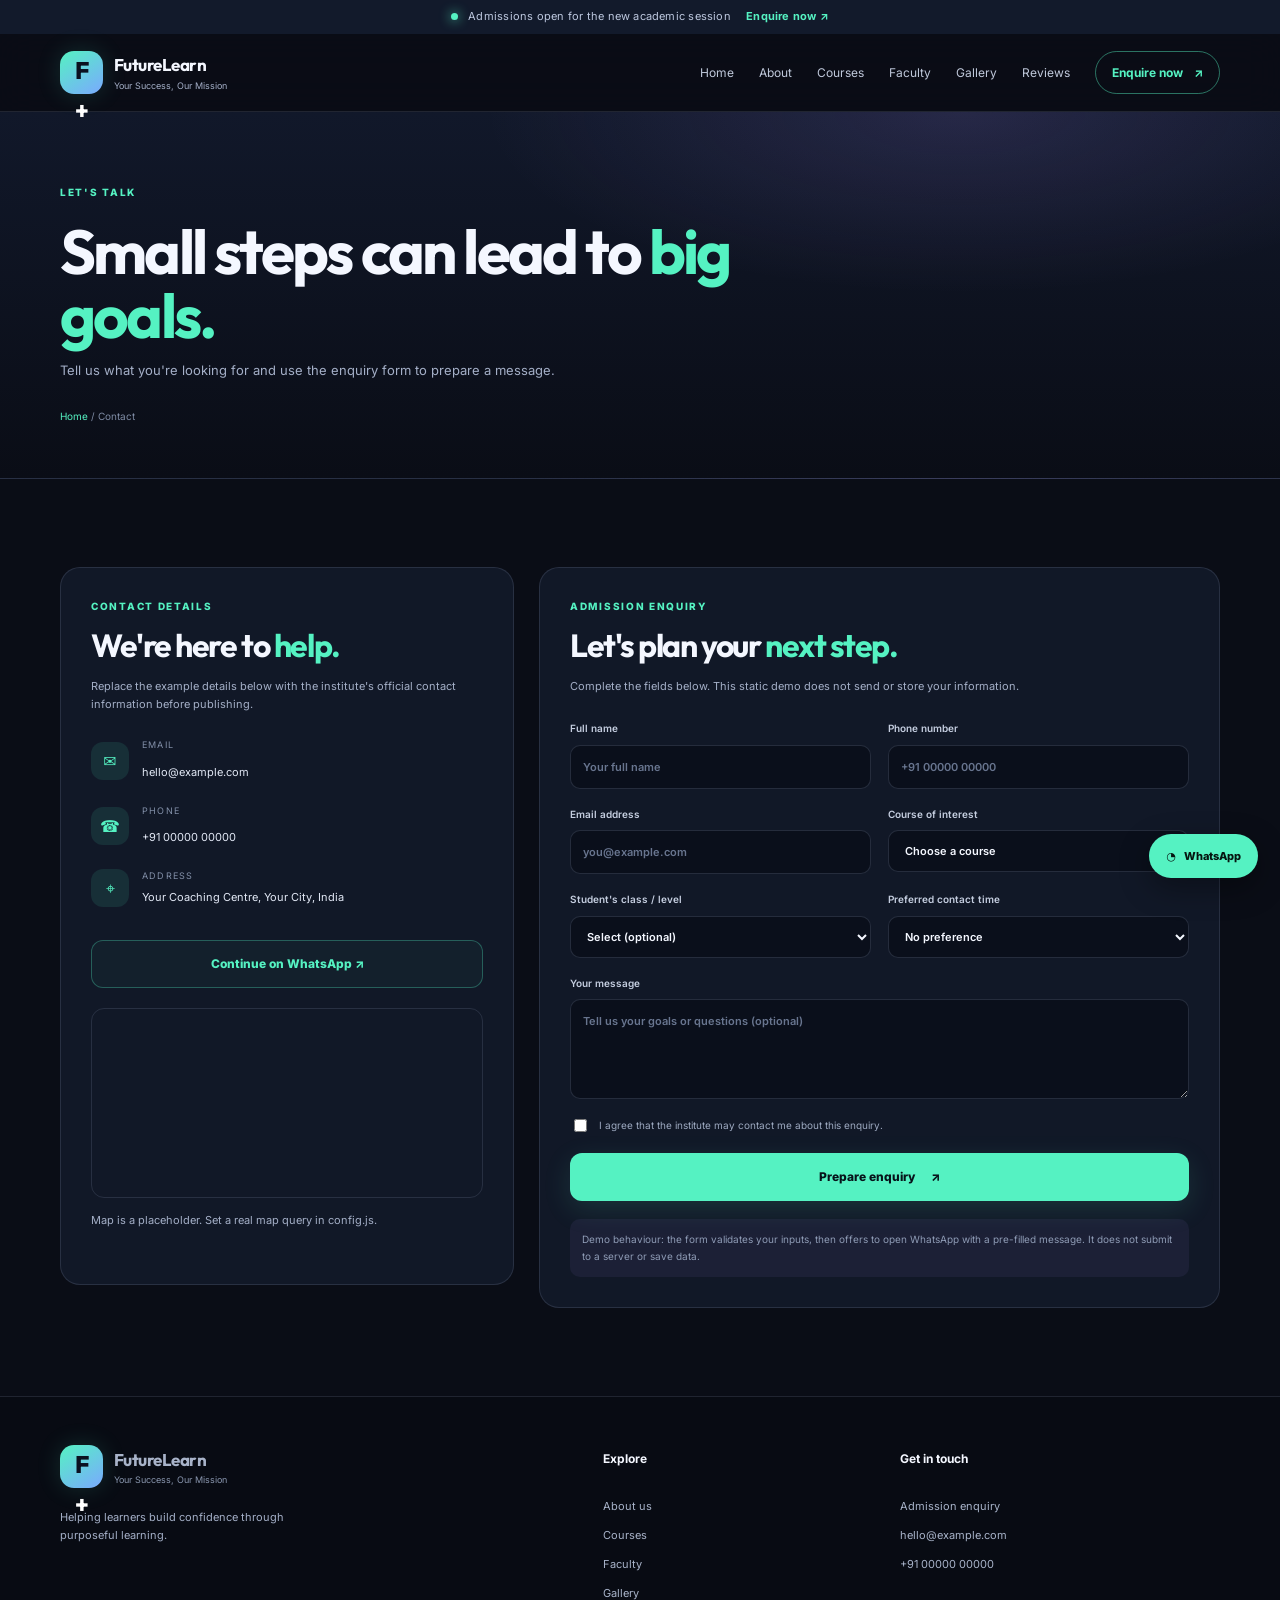
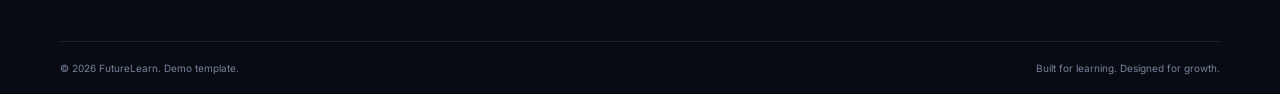
<file: contact.html>
<!doctype html>
<html lang="en"><head><meta charset="utf-8"><meta name="viewport" content="width=device-width, initial-scale=1"><meta name="description" content="Contact FutureLearn and send a coaching enquiry."><title>Contact & Enquiry | FutureLearn</title><link rel="preconnect" href="https://fonts.googleapis.com"><link href="https://fonts.googleapis.com/css2?family=Inter:wght@400;500;600;700;800&family=Outfit:wght@400;500;600;700;800&display=swap" rel="stylesheet"><link rel="stylesheet" href="style.css"><script defer src="config.js"></script><script defer src="script.js"></script></head>
<body><div class="announcement"><span class="dot"></span> Admissions open for the new academic session <a href="#enquiry">Enquire now ↗</a></div><header class="site-header"><a class="brand" href="index.html"><span class="brand-mark">F<span>+</span></span><span class="brand-copy"><strong data-brand>FutureLearn</strong><small>Your Success, Our Mission</small></span></a><button class="menu-toggle" aria-label="Toggle navigation" aria-expanded="false"><span></span><span></span><span></span></button><nav class="nav-links"><a href="index.html">Home</a><a href="about.html">About</a><a href="courses.html">Courses</a><a href="faculty.html">Faculty</a><a href="gallery.html">Gallery</a><a href="reviews.html">Reviews</a><a class="active nav-cta" href="contact.html">Enquire now <span>↗</span></a></nav></header>
<main><section class="page-hero"><div class="container"><div class="eyebrow">LET'S TALK</div><h1>Small steps can lead to <span>big goals.</span></h1><p>Tell us what you're looking for and use the enquiry form to prepare a message.</p><div class="breadcrumbs"><a href="index.html">Home</a> / Contact</div></div></section>
<section class="section container contact-layout"><aside class="contact-panel"><div class="eyebrow">CONTACT DETAILS</div><h2>We're here to <span>help.</span></h2><p>Replace the example details below with the institute's official contact information before publishing.</p><div class="contact-detail"><span>✉</span><div><small>EMAIL</small><a data-email-link href="mailto:hello@example.com" data-email>hello@example.com</a></div></div><div class="contact-detail"><span>☎</span><div><small>PHONE</small><a data-phone-link href="tel:+910000000000" data-phone>+91 00000 00000</a></div></div><div class="contact-detail"><span>⌖</span><div><small>ADDRESS</small><p data-address>Your Coaching Centre, Your City, India</p></div></div><a class="btn btn-outline btn-full" data-whatsapp href="#" target="_blank" rel="noopener">Continue on WhatsApp ↗</a><div class="map-frame"><iframe data-map title="Map location placeholder" src="https://www.google.com/maps?q=India&output=embed" loading="lazy" referrerpolicy="no-referrer-when-downgrade"></iframe></div><p class="footer-small">Map is a placeholder. Set a real map query in config.js.</p></aside>
<section class="form-panel" id="enquiry"><div class="eyebrow">ADMISSION ENQUIRY</div><h2>Let's plan your <span>next step.</span></h2><p>Complete the fields below. This static demo does not send or store your information.</p>
<form id="enquiry-form">
<div class="form-grid"><label>Full name <input name="name" autocomplete="name" required minlength="2" placeholder="Your full name"></label><label>Phone number <input name="phone" type="tel" autocomplete="tel" required pattern="[0-9+() -]{8,18}" placeholder="+91 00000 00000"></label><label>Email address <input name="email" type="email" autocomplete="email" placeholder="you@example.com"></label><label>Course of interest <select name="course" id="course-select" required><option value="">Choose a course</option><option>Classes 6–10</option><option>Classes 11–12</option><option>JEE Preparation</option><option>NEET Preparation</option><option>MHT-CET</option><option>Other Competitive Exams</option></select></label><label>Student's class / level <select name="level"><option value="">Select (optional)</option><option>Class 6–8</option><option>Class 9–10</option><option>Class 11</option><option>Class 12</option><option>Repeater / dropper</option><option>Other</option></select></label><label>Preferred contact time <select name="time"><option value="">No preference</option><option>Morning</option><option>Afternoon</option><option>Evening</option></select></label><label class="full-field">Your message <textarea name="message" rows="4" placeholder="Tell us your goals or questions (optional)"></textarea></label></div>
<label class="consent"><input type="checkbox" required> I agree that the institute may contact me about this enquiry.</label>
<button class="btn btn-primary btn-full" type="submit">Prepare enquiry <span>↗</span></button><div class="form-status" id="form-status" role="status" aria-live="polite"></div>
</form><div class="privacy-note">Demo behaviour: the form validates your inputs, then offers to open WhatsApp with a pre-filled message. It does not submit to a server or save data.</div></section></section></main>
<footer class="site-footer"><div class="container footer-main"><div class="footer-brand"><a class="brand brand-light" href="index.html"><span class="brand-mark">F<span>+</span></span><span class="brand-copy"><strong data-brand>FutureLearn</strong><small>Your Success, Our Mission</small></span></a><p>Helping learners build confidence through purposeful learning.</p></div><div><h4>Explore</h4><a href="about.html">About us</a><a href="courses.html">Courses</a><a href="faculty.html">Faculty</a><a href="gallery.html">Gallery</a></div><div><h4>Get in touch</h4><a href="contact.html">Admission enquiry</a><a data-email-link href="mailto:hello@example.com" data-email>hello@example.com</a><a data-phone-link href="tel:+910000000000" data-phone>+91 00000 00000</a></div></div><div class="container footer-bottom"><span>© <span data-year></span> <span data-brand>FutureLearn</span>. Demo template.</span><span>Built for learning. Designed for growth.</span></div></footer><a class="whatsapp-float" data-whatsapp href="#" target="_blank" rel="noopener" aria-label="Chat on WhatsApp">◔<span>WhatsApp</span></a></body></html>
</file>
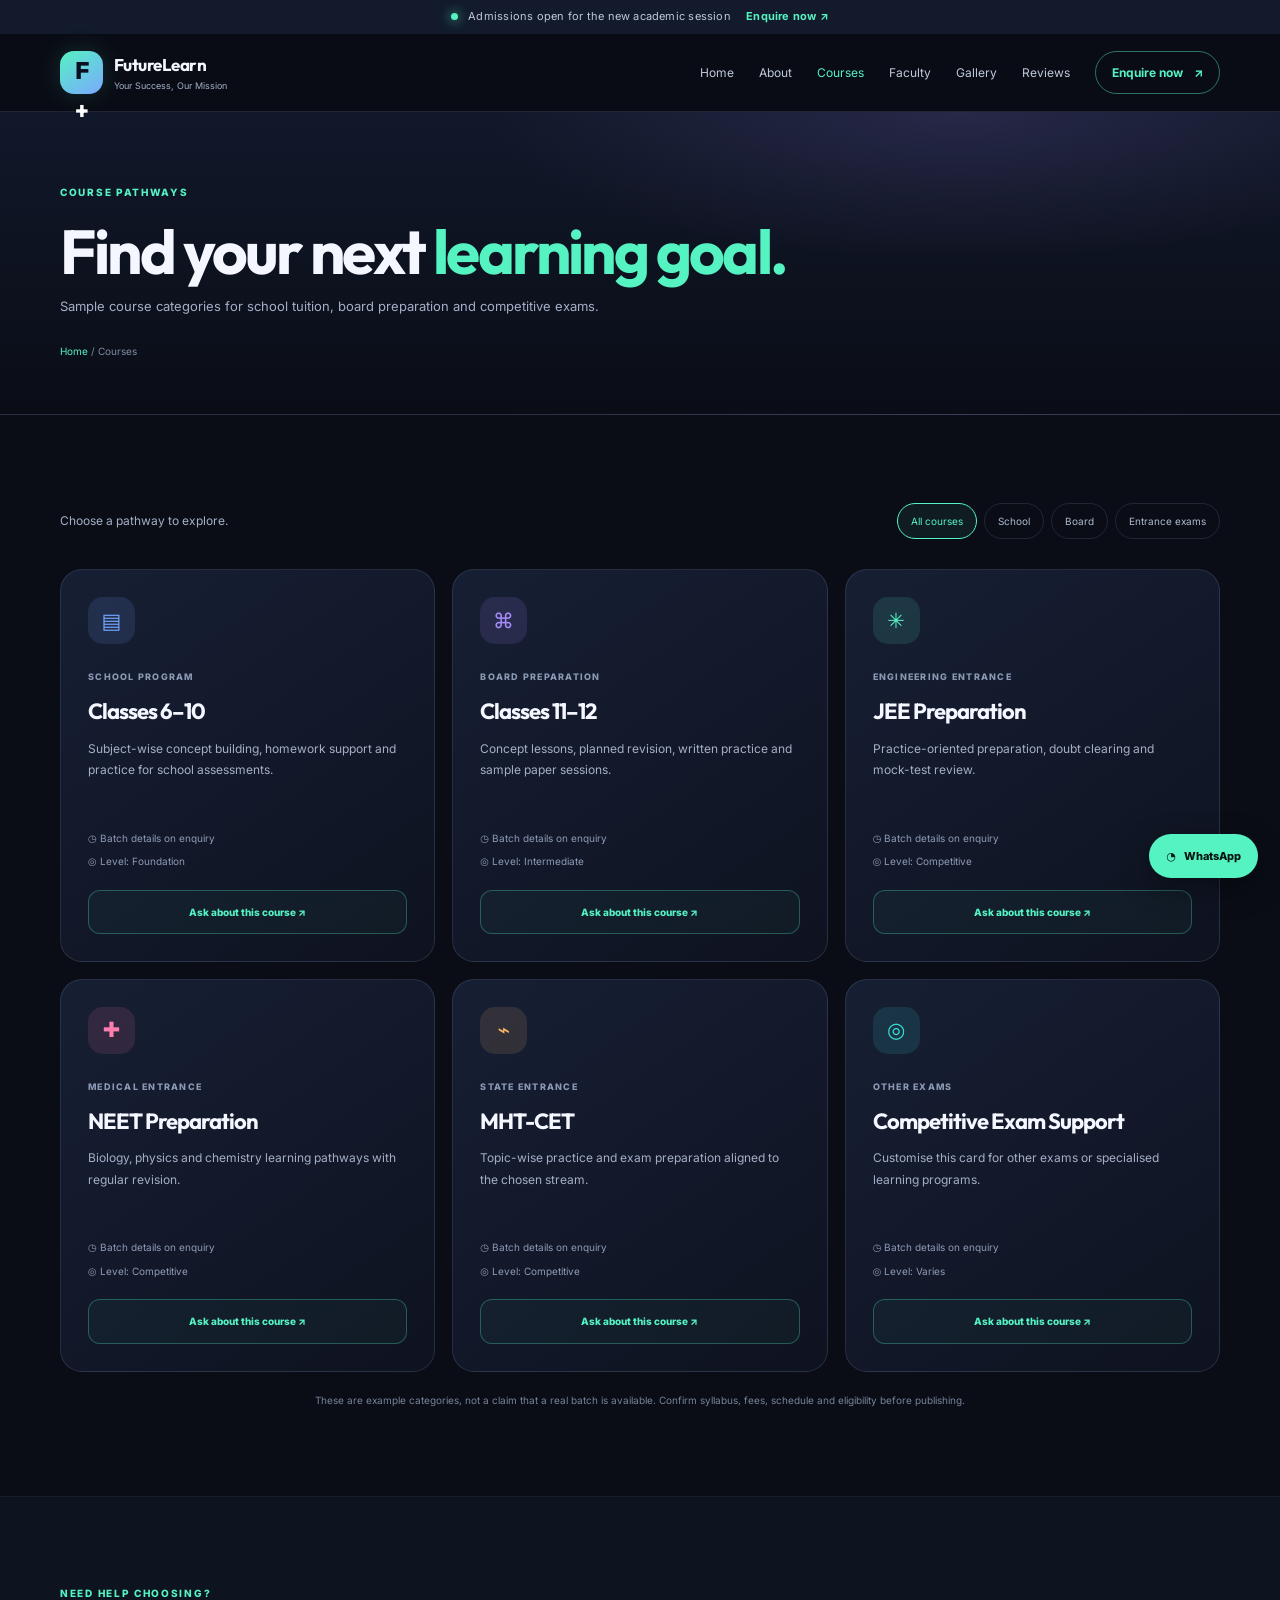
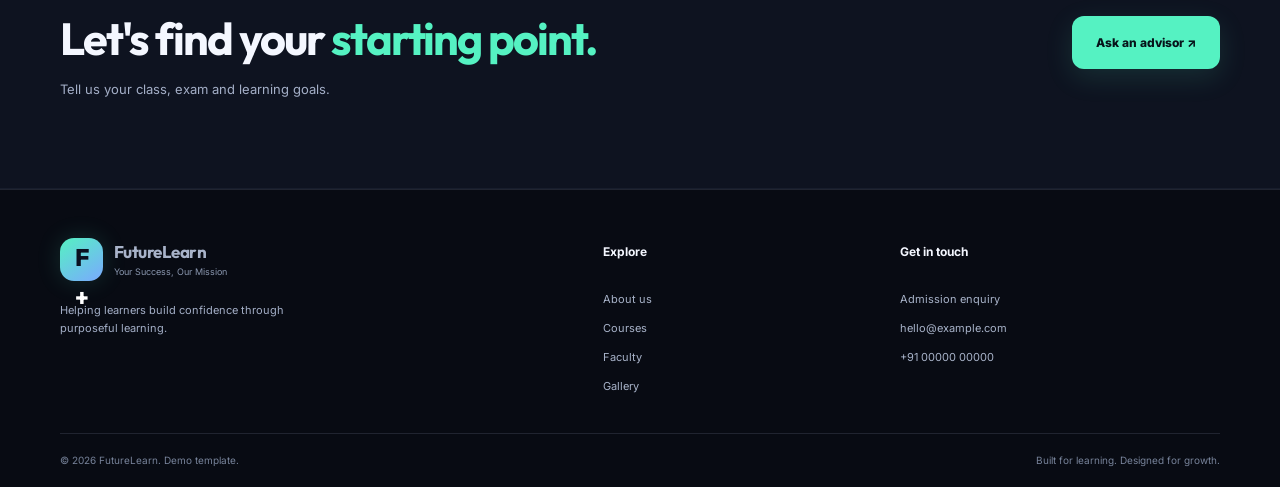
<file: courses.html>
<!doctype html>
<html lang="en"><head><meta charset="utf-8"><meta name="viewport" content="width=device-width, initial-scale=1"><meta name="description" content="Explore sample coaching courses at FutureLearn."><title>Courses | FutureLearn</title><link rel="preconnect" href="https://fonts.googleapis.com"><link href="https://fonts.googleapis.com/css2?family=Inter:wght@400;500;600;700;800&family=Outfit:wght@400;500;600;700;800&display=swap" rel="stylesheet"><link rel="stylesheet" href="style.css"><script defer src="config.js"></script><script defer src="script.js"></script></head>
<body><div class="announcement"><span class="dot"></span> Admissions open for the new academic session <a href="contact.html">Enquire now ↗</a></div><header class="site-header"><a class="brand" href="index.html"><span class="brand-mark">F<span>+</span></span><span class="brand-copy"><strong data-brand>FutureLearn</strong><small>Your Success, Our Mission</small></span></a><button class="menu-toggle" aria-label="Toggle navigation" aria-expanded="false"><span></span><span></span><span></span></button><nav class="nav-links"><a href="index.html">Home</a><a href="about.html">About</a><a class="active" href="courses.html">Courses</a><a href="faculty.html">Faculty</a><a href="gallery.html">Gallery</a><a href="reviews.html">Reviews</a><a href="contact.html" class="nav-cta">Enquire now <span>↗</span></a></nav></header>
<main><section class="page-hero"><div class="container"><div class="eyebrow">COURSE PATHWAYS</div><h1>Find your next <span>learning goal.</span></h1><p>Sample course categories for school tuition, board preparation and competitive exams.</p><div class="breadcrumbs"><a href="index.html">Home</a> / Courses</div></div></section>
<section class="section container"><div class="filter-row"><p>Choose a pathway to explore.</p><div class="filter-buttons" role="group" aria-label="Filter courses"><button class="filter-btn active" data-filter="all">All courses</button><button class="filter-btn" data-filter="school">School</button><button class="filter-btn" data-filter="board">Board</button><button class="filter-btn" data-filter="exam">Entrance exams</button></div></div>
<div class="course-grid course-grid-large">
<article class="course-card course-item" data-category="school" id="school"><div class="course-icon icon-blue">▤</div><div class="card-topline">SCHOOL PROGRAM</div><h3>Classes 6–10</h3><p>Subject-wise concept building, homework support and practice for school assessments.</p><div class="course-meta"><span>◷ Batch details on enquiry</span><span>◎ Level: Foundation</span></div><a class="btn btn-outline" href="contact.html?course=Classes%206-10">Ask about this course ↗</a></article>
<article class="course-card course-item" data-category="board" id="junior-college"><div class="course-icon icon-purple">⌘</div><div class="card-topline">BOARD PREPARATION</div><h3>Classes 11–12</h3><p>Concept lessons, planned revision, written practice and sample paper sessions.</p><div class="course-meta"><span>◷ Batch details on enquiry</span><span>◎ Level: Intermediate</span></div><a class="btn btn-outline" href="contact.html?course=Classes%2011-12">Ask about this course ↗</a></article>
<article class="course-card course-item" data-category="exam" id="entrance"><div class="course-icon icon-green">✳</div><div class="card-topline">ENGINEERING ENTRANCE</div><h3>JEE Preparation</h3><p>Practice-oriented preparation, doubt clearing and mock-test review.</p><div class="course-meta"><span>◷ Batch details on enquiry</span><span>◎ Level: Competitive</span></div><a class="btn btn-outline" href="contact.html?course=JEE%20Preparation">Ask about this course ↗</a></article>
<article class="course-card course-item" data-category="exam"><div class="course-icon icon-pink">✚</div><div class="card-topline">MEDICAL ENTRANCE</div><h3>NEET Preparation</h3><p>Biology, physics and chemistry learning pathways with regular revision.</p><div class="course-meta"><span>◷ Batch details on enquiry</span><span>◎ Level: Competitive</span></div><a class="btn btn-outline" href="contact.html?course=NEET%20Preparation">Ask about this course ↗</a></article>
<article class="course-card course-item" data-category="exam"><div class="course-icon icon-orange">⌁</div><div class="card-topline">STATE ENTRANCE</div><h3>MHT-CET</h3><p>Topic-wise practice and exam preparation aligned to the chosen stream.</p><div class="course-meta"><span>◷ Batch details on enquiry</span><span>◎ Level: Competitive</span></div><a class="btn btn-outline" href="contact.html?course=MHT-CET">Ask about this course ↗</a></article>
<article class="course-card course-item" data-category="exam"><div class="course-icon icon-teal">◎</div><div class="card-topline">OTHER EXAMS</div><h3>Competitive Exam Support</h3><p>Customise this card for other exams or specialised learning programs.</p><div class="course-meta"><span>◷ Batch details on enquiry</span><span>◎ Level: Varies</span></div><a class="btn btn-outline" href="contact.html?course=Other%20Competitive%20Exams">Ask about this course ↗</a></article>
</div><p class="demo-note">These are example categories, not a claim that a real batch is available. Confirm syllabus, fees, schedule and eligibility before publishing.</p></section>
<section class="section section-muted"><div class="container cta-section"><div><div class="eyebrow">NEED HELP CHOOSING?</div><h2>Let's find your <span>starting point.</span></h2><p>Tell us your class, exam and learning goals.</p></div><a class="btn btn-primary btn-large" href="contact.html">Ask an advisor ↗</a></div></section></main>
<footer class="site-footer"><div class="container footer-main"><div class="footer-brand"><a class="brand brand-light" href="index.html"><span class="brand-mark">F<span>+</span></span><span class="brand-copy"><strong data-brand>FutureLearn</strong><small>Your Success, Our Mission</small></span></a><p>Helping learners build confidence through purposeful learning.</p></div><div><h4>Explore</h4><a href="about.html">About us</a><a href="courses.html">Courses</a><a href="faculty.html">Faculty</a><a href="gallery.html">Gallery</a></div><div><h4>Get in touch</h4><a href="contact.html">Admission enquiry</a><a data-email-link href="mailto:hello@example.com" data-email>hello@example.com</a><a data-phone-link href="tel:+910000000000" data-phone>+91 00000 00000</a></div></div><div class="container footer-bottom"><span>© <span data-year></span> <span data-brand>FutureLearn</span>. Demo template.</span><span>Built for learning. Designed for growth.</span></div></footer><a class="whatsapp-float" data-whatsapp href="#" target="_blank" rel="noopener" aria-label="Chat on WhatsApp">◔<span>WhatsApp</span></a></body></html>
</file>
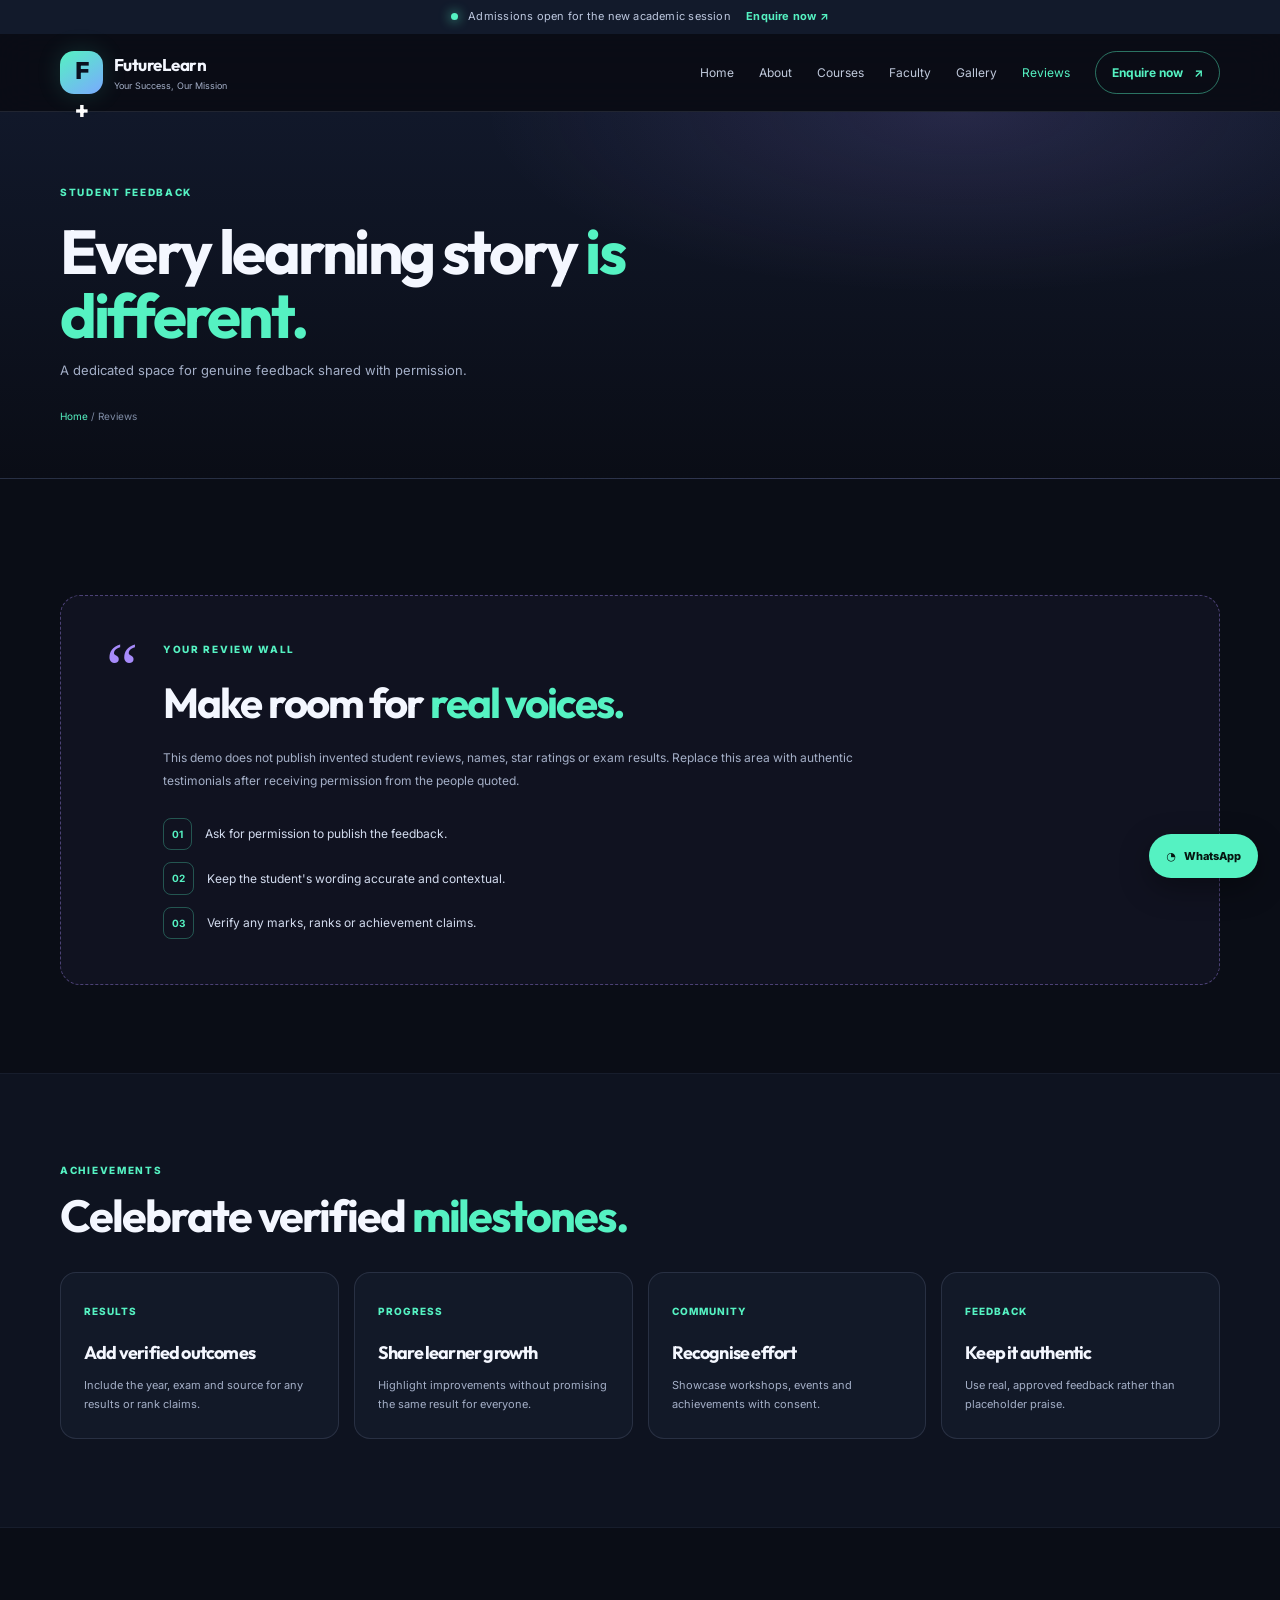
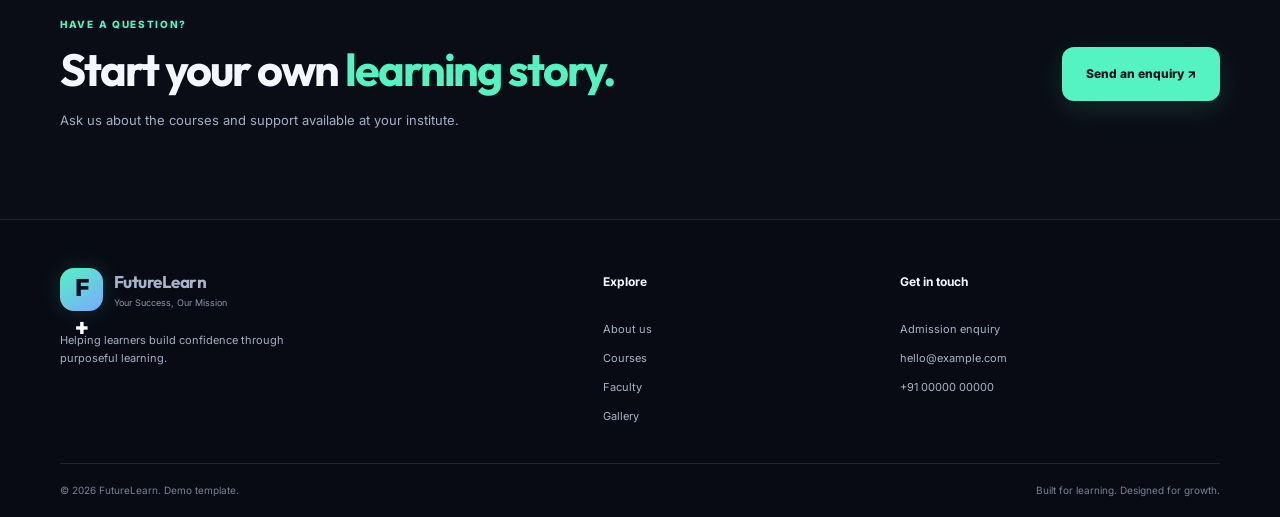
<file: reviews.html>
<!doctype html>
<html lang="en"><head><meta charset="utf-8"><meta name="viewport" content="width=device-width, initial-scale=1"><meta name="description" content="Student review layout for FutureLearn coaching demo."><title>Student Reviews | FutureLearn</title><link rel="preconnect" href="https://fonts.googleapis.com"><link href="https://fonts.googleapis.com/css2?family=Inter:wght@400;500;600;700;800&family=Outfit:wght@400;500;600;700;800&display=swap" rel="stylesheet"><link rel="stylesheet" href="style.css"><script defer src="config.js"></script><script defer src="script.js"></script></head>
<body><div class="announcement"><span class="dot"></span> Admissions open for the new academic session <a href="contact.html">Enquire now ↗</a></div><header class="site-header"><a class="brand" href="index.html"><span class="brand-mark">F<span>+</span></span><span class="brand-copy"><strong data-brand>FutureLearn</strong><small>Your Success, Our Mission</small></span></a><button class="menu-toggle" aria-label="Toggle navigation" aria-expanded="false"><span></span><span></span><span></span></button><nav class="nav-links"><a href="index.html">Home</a><a href="about.html">About</a><a href="courses.html">Courses</a><a href="faculty.html">Faculty</a><a href="gallery.html">Gallery</a><a class="active" href="reviews.html">Reviews</a><a href="contact.html" class="nav-cta">Enquire now <span>↗</span></a></nav></header>
<main><section class="page-hero"><div class="container"><div class="eyebrow">STUDENT FEEDBACK</div><h1>Every learning story <span>is different.</span></h1><p>A dedicated space for genuine feedback shared with permission.</p><div class="breadcrumbs"><a href="index.html">Home</a> / Reviews</div></div></section>
<section class="section container"><div class="review-placeholder review-large"><div class="review-symbol">“</div><div><div class="eyebrow">YOUR REVIEW WALL</div><h2>Make room for <span>real voices.</span></h2><p>This demo does not publish invented student reviews, names, star ratings or exam results. Replace this area with authentic testimonials after receiving permission from the people quoted.</p><div class="review-guidelines"><div><b>01</b><span>Ask for permission to publish the feedback.</span></div><div><b>02</b><span>Keep the student's wording accurate and contextual.</span></div><div><b>03</b><span>Verify any marks, ranks or achievement claims.</span></div></div></div></div></section>
<section class="section section-muted"><div class="container"><div class="section-heading"><div><div class="eyebrow">ACHIEVEMENTS</div><h2>Celebrate verified <span>milestones.</span></h2></div></div><div class="value-grid"><article class="value-card"><span>RESULTS</span><h3>Add verified outcomes</h3><p>Include the year, exam and source for any results or rank claims.</p></article><article class="value-card"><span>PROGRESS</span><h3>Share learner growth</h3><p>Highlight improvements without promising the same result for everyone.</p></article><article class="value-card"><span>COMMUNITY</span><h3>Recognise effort</h3><p>Showcase workshops, events and achievements with consent.</p></article><article class="value-card"><span>FEEDBACK</span><h3>Keep it authentic</h3><p>Use real, approved feedback rather than placeholder praise.</p></article></div></div></section>
<section class="section container cta-section"><div><div class="eyebrow">HAVE A QUESTION?</div><h2>Start your own <span>learning story.</span></h2><p>Ask us about the courses and support available at your institute.</p></div><a class="btn btn-primary btn-large" href="contact.html">Send an enquiry ↗</a></section></main>
<footer class="site-footer"><div class="container footer-main"><div class="footer-brand"><a class="brand brand-light" href="index.html"><span class="brand-mark">F<span>+</span></span><span class="brand-copy"><strong data-brand>FutureLearn</strong><small>Your Success, Our Mission</small></span></a><p>Helping learners build confidence through purposeful learning.</p></div><div><h4>Explore</h4><a href="about.html">About us</a><a href="courses.html">Courses</a><a href="faculty.html">Faculty</a><a href="gallery.html">Gallery</a></div><div><h4>Get in touch</h4><a href="contact.html">Admission enquiry</a><a data-email-link href="mailto:hello@example.com" data-email>hello@example.com</a><a data-phone-link href="tel:+910000000000" data-phone>+91 00000 00000</a></div></div><div class="container footer-bottom"><span>© <span data-year></span> <span data-brand>FutureLearn</span>. Demo template.</span><span>Built for learning. Designed for growth.</span></div></footer><a class="whatsapp-float" data-whatsapp href="#" target="_blank" rel="noopener" aria-label="Chat on WhatsApp">◔<span>WhatsApp</span></a></body></html>
</file>
<file: style.css>
/* FutureLearn coaching website demo — Dark + Neon */
:root{--bg:#0a0d16;--bg-2:#0f1422;--panel:#131a2b;--panel-2:#182137;--text:#f4f7ff;--muted:#a4afc7;--line:rgba(174,191,226,.14);--purple:#a78bfa;--green:#55f2c2;--blue:#75a7ff;--pink:#ff7eae;--orange:#ffb86b;--radius:22px;--shadow:0 24px 70px rgba(0,0,0,.25);--max:1160px}
*{box-sizing:border-box}html{scroll-behavior:smooth;scroll-padding-top:90px}body{margin:0;background:var(--bg);color:var(--text);font-family:Inter,system-ui,sans-serif;line-height:1.65;-webkit-font-smoothing:antialiased}body.nav-open{overflow:hidden}img{display:block;max-width:100%}a{color:inherit;text-decoration:none}button,input,select,textarea{font:inherit}button,a{-webkit-tap-highlight-color:transparent}button:focus-visible,a:focus-visible,input:focus-visible,select:focus-visible,textarea:focus-visible{outline:2px solid var(--green);outline-offset:3px}.container{width:min(var(--max),calc(100% - 48px));margin-inline:auto}.announcement{min-height:34px;padding:7px 20px;background:#121a2b;color:#bdc8df;text-align:center;font-size:11px;letter-spacing:.02em}.announcement a{color:var(--green);margin-left:12px;font-weight:700}.dot,.pulse{display:inline-block;width:7px;height:7px;border-radius:50%;background:var(--green);box-shadow:0 0 12px var(--green);margin-right:7px}.site-header{height:78px;padding:0 max(24px,calc((100vw - var(--max))/2));display:flex;align-items:center;justify-content:space-between;gap:24px;background:rgba(10,13,22,.9);border-bottom:1px solid var(--line);position:sticky;top:0;z-index:50;backdrop-filter:blur(18px)}.brand{display:inline-flex;align-items:center;gap:11px;flex-shrink:0}.brand-mark{display:grid;place-items:center;width:43px;height:43px;border-radius:14px;background:linear-gradient(145deg,var(--green),#7aa9ff);color:#0b1020;font-family:Outfit,sans-serif;font-size:24px;font-weight:800;box-shadow:0 0 25px rgba(85,242,194,.15)}.brand-mark span{color:#fff}.brand-copy{display:flex;flex-direction:column;line-height:1.25}.brand-copy strong{font-family:Outfit,sans-serif;font-size:17px;letter-spacing:-.03em}.brand-copy small{font-size:9px;color:var(--muted);margin-top:4px}.nav-links{display:flex;align-items:center;gap:25px}.nav-links>a{font-size:12px;color:#c0c9db;transition:color .2s}.nav-links>a:hover,.nav-links>a.active{color:var(--green)}.nav-links .nav-cta{padding:11px 16px;border:1px solid rgba(85,242,194,.45);border-radius:999px;color:var(--green);font-weight:700}.nav-cta span{margin-left:8px}.menu-toggle{display:none;background:none;border:0;padding:8px}.menu-toggle span{display:block;width:24px;height:2px;background:white;margin:5px;border-radius:2px}
.hero{min-height:590px;position:relative;overflow:hidden;display:flex;align-items:center;background:radial-gradient(ellipse at 80% 30%,rgba(100,83,180,.23),transparent 32%),radial-gradient(ellipse at 70% 90%,rgba(45,197,166,.12),transparent 32%),linear-gradient(115deg,#0a0d16 20%,#11182a 68%,#0a0d16)}.hero-bg{position:absolute;inset:0 0 0 42%;background:linear-gradient(90deg,var(--bg) 0%,rgba(10,13,22,.65) 22%,rgba(10,13,22,.1) 70%),url("https://images.unsplash.com/photo-1523240795612-9a054b0db644?auto=format&fit=crop&w=1400&q=85") center/cover;opacity:.43;mask-image:linear-gradient(90deg,transparent,black 20%,black)}.hero-grid{position:absolute;inset:0;background-image:linear-gradient(rgba(170,190,230,.035) 1px,transparent 1px),linear-gradient(90deg,rgba(170,190,230,.035) 1px,transparent 1px);background-size:54px 54px;mask-image:linear-gradient(90deg,black,transparent 85%);pointer-events:none}.hero-content{position:relative;z-index:2;padding-block:85px}.eyebrow{display:flex;align-items:center;gap:10px;color:var(--green);font-size:10px;font-weight:800;letter-spacing:.17em;text-transform:uppercase}.eyebrow-line{width:27px;height:1px;background:var(--green)}h1,h2,h3,h4,p{margin-top:0}h1,h2,h3{font-family:Outfit,Inter,sans-serif;letter-spacing:-.045em}h1{font-size:clamp(42px,6.4vw,76px);line-height:1.04;margin:22px 0 22px;max-width:720px;font-weight:700}h1 span,h2 span{color:var(--green)}.hero-text{max-width:510px;color:#c0c9db;font-size:15px;line-height:1.8}.hero-actions{display:flex;gap:12px;flex-wrap:wrap;margin-top:29px}.btn{display:inline-flex;align-items:center;justify-content:center;gap:16px;border:1px solid transparent;border-radius:12px;padding:13px 18px;font-size:12px;font-weight:800;transition:transform .2s,box-shadow .2s,border-color .2s;cursor:pointer}.btn:hover{transform:translateY(-2px)}.btn-primary{background:var(--green);color:#07131a;box-shadow:0 8px 28px rgba(85,242,194,.13)}.btn-primary:hover{box-shadow:0 10px 35px rgba(85,242,194,.26)}.btn-ghost{border-color:rgba(218,229,250,.3);color:var(--text)}.btn-outline{border-color:rgba(85,242,194,.3);color:var(--green);background:rgba(85,242,194,.035)}.btn-large{padding:16px 23px}.btn-full{width:100%}.hero-proof{display:flex;align-items:center;gap:13px;margin-top:45px}.avatar-stack{display:flex;padding-left:4px}.avatar-stack span{width:29px;height:29px;display:grid;place-items:center;border-radius:50%;border:2px solid var(--bg);background:#273a56;color:#fff;font-size:10px;font-weight:800;margin-left:-4px}.avatar-stack span:nth-child(2){background:#4c426c}.avatar-stack span:nth-child(3){background:#276b62}.avatar-stack span:nth-child(4){background:var(--green);color:#09131a}.hero-proof strong,.hero-proof small{display:block}.hero-proof strong{font-size:11px}.hero-proof small{font-size:10px;color:var(--muted);margin-top:3px}.hero-note{position:absolute;right:8%;bottom:18%;z-index:2;display:flex;gap:10px;align-items:center;color:#dbe4f7;font-size:11px;line-height:1.8}.hero-note b{color:var(--green)}.note-icon{font-size:29px;color:var(--green)}.hero-orbit{position:absolute;border:1px solid rgba(85,242,194,.15);border-radius:50%;pointer-events:none}.orbit-one{width:470px;height:470px;right:5%;top:8%}.orbit-two{width:340px;height:340px;right:9.5%;top:19%;border-color:rgba(167,139,250,.15)}
.stats-strip{background:#0e1421;border-block:1px solid var(--line);padding:28px 0 13px}.stats-grid{display:grid;grid-template-columns:repeat(4,1fr)}.stat{text-align:center;border-right:1px solid var(--line);padding:6px 15px}.stat:last-child{border:0}.stat strong{display:block;font-family:Outfit,sans-serif;font-size:29px;line-height:1.2}.accent{color:var(--green)}.stat span{font-size:11px;color:var(--muted)}.demo-note{text-align:center;font-size:10px;color:#77839b;margin:20px auto 0;max-width:750px}
.section{padding-block:88px}.section-muted{background:#0e1320;border-block:1px solid rgba(174,191,226,.06)}.section-heading{display:flex;align-items:end;justify-content:space-between;gap:25px;margin-bottom:14px}.section-heading h2,.split-copy h2,.achievement-banner h2,.cta-section h2,.contact-panel h2,.form-panel h2{font-size:clamp(30px,4vw,45px);line-height:1.13;margin:12px 0 0}.section-intro{color:var(--muted);font-size:13px;max-width:600px;margin-bottom:30px}.text-link{font-size:12px;color:var(--green);font-weight:700;white-space:nowrap}.course-grid{display:grid;grid-template-columns:repeat(3,1fr);gap:17px;margin-top:30px}.course-card{position:relative;padding:27px;border:1px solid var(--line);border-radius:var(--radius);background:linear-gradient(145deg,rgba(24,33,55,.9),rgba(15,20,34,.88));transition:transform .25s,border-color .25s,background .25s;overflow:hidden}.course-card:hover{transform:translateY(-5px);border-color:rgba(85,242,194,.38);background:linear-gradient(145deg,#1b2a3d,#121a2b)}.course-card.featured{border-color:rgba(167,139,250,.42)}.course-icon{width:47px;height:47px;display:grid;place-items:center;border-radius:15px;font-size:21px;margin-bottom:26px}.icon-blue{background:rgba(117,167,255,.13);color:var(--blue)}.icon-purple{background:rgba(167,139,250,.13);color:var(--purple)}.icon-green{background:rgba(85,242,194,.12);color:var(--green)}.icon-pink{background:rgba(255,126,174,.12);color:var(--pink)}.icon-orange{background:rgba(255,184,107,.12);color:var(--orange)}.icon-teal{background:rgba(58,220,215,.12);color:#3adcd7}.card-topline{font-size:9px;letter-spacing:.14em;color:#8b98b3;font-weight:800}.course-card h3{font-size:22px;margin:8px 0}.course-card p{font-size:12px;color:var(--muted);line-height:1.8;min-height:64px}.card-link{display:flex;justify-content:space-between;border-top:1px solid var(--line);padding-top:17px;margin-top:17px;color:var(--green);font-size:11px;font-weight:700}.split{display:grid;grid-template-columns:1fr 1fr;align-items:center;gap:70px}.visual-panel{position:relative;min-height:360px}.visual-panel>img{width:100%;height:370px;object-fit:cover;border-radius:20px;filter:saturate(.78) brightness(.82)}.visual-panel:after{content:"";position:absolute;inset:0;border:1px solid rgba(85,242,194,.22);border-radius:20px;pointer-events:none}.floating-card{position:absolute;right:-20px;bottom:35px;display:flex;gap:11px;align-items:center;padding:15px 17px;background:#172238;border:1px solid var(--line);border-radius:13px;box-shadow:var(--shadow)}.floating-card b,.floating-card small{display:block}.floating-card b{font-size:11px}.floating-card small{font-size:9px;color:var(--muted);margin-top:4px}.visual-label{position:absolute;left:18px;bottom:17px;color:#fff;font-size:9px;font-weight:800;letter-spacing:.15em;z-index:1;text-shadow:0 2px 8px #000}.split-copy p{font-size:13px;color:var(--muted);line-height:1.9;margin-top:20px}.check-list{list-style:none;padding:0;margin:25px 0 28px;display:grid;gap:12px}.check-list li{font-size:12px;color:#d5dced}.check-list li span{display:inline-grid;place-items:center;width:20px;height:20px;border-radius:50%;background:rgba(85,242,194,.12);color:var(--green);margin-right:9px}
.steps-grid{display:grid;grid-template-columns:repeat(4,1fr);gap:20px;margin-top:35px}.step{position:relative;padding:22px;border-top:1px solid var(--line)}.step-number{font-size:10px;color:var(--green);letter-spacing:.1em;font-weight:800}.step-icon{width:44px;height:44px;display:grid;place-items:center;border:1px solid rgba(85,242,194,.23);border-radius:14px;color:var(--green);font-size:20px;margin:18px 0}.step h3{font-size:17px;margin-bottom:8px}.step p{font-size:11px;color:var(--muted);line-height:1.8;margin:0}
.faculty-grid{display:grid;grid-template-columns:repeat(3,1fr);gap:18px;margin-top:30px}.faculty-card{overflow:hidden;border:1px solid var(--line);border-radius:18px;background:#141b2c;transition:transform .25s,border-color .25s}.faculty-card:hover{transform:translateY(-4px);border-color:rgba(85,242,194,.35)}.faculty-card>img{width:100%;height:250px;object-fit:cover;filter:saturate(.65) brightness(.82)}.faculty-info{padding:19px}.faculty-info>span{font-size:9px;letter-spacing:.14em;color:var(--green);font-weight:800}.faculty-info h3{font-size:19px;margin:7px 0}.faculty-info p{font-size:11px;color:var(--muted);margin-bottom:13px}.faculty-tags{display:flex;gap:7px;flex-wrap:wrap}.faculty-tags span{font-size:9px;border:1px solid var(--line);border-radius:30px;padding:5px 9px;color:#bdc8df}
.achievement-banner{padding:45px 52px;display:grid;grid-template-columns:1.1fr .9fr;align-items:center;gap:30px;border:1px solid rgba(167,139,250,.22);border-radius:26px;background:radial-gradient(ellipse at 80% 40%,rgba(167,139,250,.2),transparent 40%),linear-gradient(115deg,#151b30,#101a29);overflow:hidden}.achievement-banner h2{margin:15px 0}.achievement-banner p{max-width:440px;font-size:12px;color:var(--muted);margin-bottom:25px}.achievement-art{height:240px;position:relative;display:grid;place-items:center}.art-ring{width:210px;height:210px;border-radius:50%;border:1px solid rgba(167,139,250,.4);box-shadow:0 0 60px rgba(167,139,250,.13),inset 0 0 50px rgba(85,242,194,.05);position:absolute}.art-ring:before,.art-ring:after{content:"";position:absolute;inset:18px;border:1px dashed rgba(85,242,194,.35);border-radius:50%}.art-ring:after{inset:-18px;border-color:rgba(167,139,250,.2)}.trophy{width:100px;height:100px;display:grid;place-items:center;border-radius:30px;background:linear-gradient(145deg,#a78bfa,#55f2c2);color:#0b1020;font-size:50px;box-shadow:0 0 70px rgba(167,139,250,.25);transform:rotate(-8deg)}.art-caption{position:absolute;right:0;bottom:14px;padding:12px 16px;background:#202b42;border:1px solid var(--line);border-radius:10px;display:flex;flex-direction:column}.art-caption b{font-size:9px;color:var(--green);letter-spacing:.12em}.art-caption span{font-size:12px;font-weight:700}
.review-placeholder{display:flex;gap:25px;align-items:flex-start;max-width:850px;padding:34px;border:1px dashed rgba(167,139,250,.4);border-radius:20px;background:rgba(167,139,250,.045);margin-top:28px}.review-symbol{font-family:Georgia,serif;font-size:72px;line-height:.8;color:var(--purple)}.review-placeholder h3{font-size:22px;margin:0 0 9px}.review-placeholder p{font-size:12px;color:var(--muted);max-width:600px}.review-placeholder .text-link{display:inline-block;margin-top:5px}.cta-section{display:flex;align-items:center;justify-content:space-between;gap:30px}.cta-section p{color:var(--muted);font-size:13px;margin:14px 0 0}.site-footer{background:#080b13;border-top:1px solid var(--line);padding-top:48px}.footer-main{display:grid;grid-template-columns:2fr 1fr 1.3fr;gap:50px;padding-bottom:38px}.brand-light .brand-copy small{color:#8996ae}.footer-brand>p{font-size:11px;color:var(--muted);max-width:280px;margin-top:20px}.footer-main h4{font-size:12px;margin:4px 0 17px}.footer-main>div:not(:first-child){display:flex;flex-direction:column;align-items:flex-start;gap:11px}.footer-main>div>a,.footer-main>div:not(:first-child)>a{font-size:11px;color:#a8b3c9}.footer-main a:hover{color:var(--green)}.footer-small{font-size:10px;color:#738098;line-height:1.6}.footer-bottom{display:flex;justify-content:space-between;gap:20px;border-top:1px solid var(--line);padding:18px 0;color:#77839a;font-size:10px}.whatsapp-float{position:fixed;right:22px;bottom:22px;z-index:40;display:flex;align-items:center;gap:8px;background:var(--green);color:#061510;border-radius:999px;padding:13px 17px;box-shadow:0 10px 30px rgba(0,0,0,.35);font-size:11px;font-weight:800;transition:transform .2s}.whatsapp-float:hover{transform:translateY(-3px)}
/* Inner pages */.page-hero{padding:72px 0 54px;background:radial-gradient(ellipse at 75% 0%,rgba(167,139,250,.14),transparent 35%),linear-gradient(180deg,#11182a,#0a0d16);border-bottom:1px solid var(--line)}.page-hero h1{font-size:clamp(38px,5.5vw,62px);max-width:800px;margin:18px 0 13px}.page-hero p{color:var(--muted);font-size:13px;max-width:620px}.breadcrumbs{font-size:10px;color:#7f8ca5;margin-top:26px}.breadcrumbs a{color:var(--green)}.value-grid{display:grid;grid-template-columns:repeat(4,1fr);gap:15px;margin-top:30px}.value-card{padding:23px;border:1px solid var(--line);border-radius:16px;background:rgba(22,30,48,.6)}.value-card>span{font-size:10px;color:var(--green);font-weight:800;letter-spacing:.1em}.value-card h3{font-size:18px;margin:16px 0 8px}.value-card p{font-size:11px;color:var(--muted);line-height:1.8;margin:0}.filter-row{display:flex;align-items:center;justify-content:space-between;gap:20px;flex-wrap:wrap}.filter-row>p{font-size:12px;color:var(--muted);margin:0}.filter-buttons{display:flex;gap:7px;flex-wrap:wrap}.filter-btn{border:1px solid var(--line);background:transparent;color:#aebad1;padding:9px 13px;border-radius:30px;font-size:10px;cursor:pointer}.filter-btn.active,.filter-btn:hover{border-color:var(--green);color:var(--green);background:rgba(85,242,194,.07)}.course-grid-large{grid-template-columns:repeat(3,1fr)}.course-grid-large .course-card{display:flex;flex-direction:column}.course-grid-large .course-card p{min-height:70px}.course-meta{display:grid;gap:7px;margin:10px 0 20px;color:#8e9bb5;font-size:10px}.course-grid-large .btn{margin-top:auto;font-size:10px}.gallery-grid{display:grid;grid-template-columns:1.2fr 1fr 1fr;grid-auto-rows:220px;gap:15px}.gallery-item{position:relative;margin:0;border-radius:17px;overflow:hidden;border:1px solid var(--line);background:var(--panel)}.gallery-item.gallery-tall{grid-row:span 2}.gallery-item img{width:100%;height:100%;object-fit:cover;filter:brightness(.72) saturate(.72);transition:transform .5s,filter .3s}.gallery-item:hover img{transform:scale(1.05);filter:brightness(.9) saturate(.9)}.gallery-item:after{content:"";position:absolute;inset:30% 0 0;background:linear-gradient(transparent,rgba(5,8,15,.88))}.gallery-item figcaption{position:absolute;z-index:1;left:17px;right:15px;bottom:15px;font-size:12px;font-weight:700}.gallery-item figcaption span{color:var(--green);font-size:9px;margin-right:8px}.review-large{max-width:none;align-items:flex-start;padding:45px}.review-large h2{font-size:clamp(28px,4vw,42px);margin:10px 0}.review-large>div:last-child>p{max-width:700px;line-height:1.9}.review-guidelines{display:grid;gap:12px;margin-top:25px}.review-guidelines div{display:flex;align-items:center;gap:13px;font-size:12px;color:#d2dbee}.review-guidelines b{color:var(--green);font-size:10px;border:1px solid rgba(85,242,194,.3);padding:7px 8px;border-radius:8px}.contact-layout{display:grid;grid-template-columns:.8fr 1.2fr;gap:25px;align-items:start}.contact-panel,.form-panel{padding:30px;border:1px solid var(--line);border-radius:20px;background:#111827}.contact-panel h2,.form-panel h2{font-size:32px}.contact-panel>p,.form-panel>p{font-size:11px;color:var(--muted);margin:14px 0 25px}.contact-detail{display:flex;align-items:center;gap:13px;margin:20px 0}.contact-detail>span{width:38px;height:38px;display:grid;place-items:center;background:rgba(85,242,194,.1);border-radius:12px;color:var(--green)}.contact-detail small{display:block;font-size:9px;letter-spacing:.13em;color:#8390a9;margin-bottom:4px}.contact-detail a,.contact-detail p{font-size:11px;color:#e2e8f5;margin:0}.contact-panel .btn{margin:13px 0 20px}.map-frame{height:190px;overflow:hidden;border-radius:13px;border:1px solid var(--line)}.map-frame iframe{width:100%;height:100%;border:0;filter:grayscale(.8) invert(.9) contrast(.85)}.form-grid{display:grid;grid-template-columns:1fr 1fr;gap:17px}.form-grid label{display:flex;flex-direction:column;gap:8px;font-size:10px;color:#c5cee0;font-weight:600}.form-grid input,.form-grid select,.form-grid textarea{width:100%;background:#0a0f1b;border:1px solid rgba(174,191,226,.17);border-radius:10px;padding:12px;color:#f4f7ff;font-size:11px;outline:none}.form-grid input:focus,.form-grid select:focus,.form-grid textarea:focus{border-color:var(--green)}.form-grid input::placeholder,.form-grid textarea::placeholder{color:#68758f}.form-grid select option{background:#0a0f1b}.full-field{grid-column:1/-1}.form-grid textarea{resize:vertical;min-height:100px}.consent{display:flex;align-items:flex-start;gap:9px;color:#9da9c0;font-size:10px;margin:18px 0}.consent input{accent-color:var(--green);margin-top:2px}.form-status{font-size:11px;line-height:1.7;margin-top:12px}.form-status.error{color:#ff9eae}.form-status.success{color:var(--green)}.privacy-note{margin-top:18px;padding:12px;border-radius:10px;background:rgba(167,139,250,.07);color:#8e9bb5;font-size:10px;line-height:1.7}
[hidden]{display:none!important}
@media(max-width:1000px){.nav-links{gap:14px}.nav-links>a{font-size:11px}.site-header{padding-inline:24px}.hero-note{right:5%;bottom:10%}.orbit-one{right:-8%}.orbit-two{right:-2%}.split{gap:40px}.course-card{padding:22px}.footer-main{gap:25px}}
@media(max-width:780px){.container{width:min(100% - 36px,var(--max))}.site-header{height:70px;padding-inline:18px}.menu-toggle{display:block;z-index:55}.nav-links{position:fixed;inset:0 0 0 auto;width:min(320px,85vw);height:100dvh;padding:100px 30px 35px;background:#0d1320;border-left:1px solid var(--line);display:flex;flex-direction:column;align-items:stretch;gap:0;transform:translateX(105%);transition:transform .25s;box-shadow:-30px 0 70px rgba(0,0,0,.3)}.nav-links.open{transform:translateX(0)}.nav-links>a{padding:15px 0;border-bottom:1px solid var(--line);font-size:14px}.nav-links .nav-cta{margin-top:18px;text-align:center;padding:13px}.hero{min-height:600px}.hero-bg{inset:0;background:linear-gradient(90deg,rgba(10,13,22,.92),rgba(10,13,22,.65)),url("https://images.unsplash.com/photo-1523240795612-9a054b0db644?auto=format&fit=crop&w=1000&q=80") center/cover;opacity:.5}.hero-content{padding-block:76px}.hero-note{display:none}.orbit-one{width:320px;height:320px;right:-100px;top:15%}.orbit-two{width:230px;height:230px;right:-55px;top:24%}.stats-grid{grid-template-columns:repeat(2,1fr);row-gap:20px}.stat:nth-child(2){border:0}.stat strong{font-size:26px}.section{padding-block:65px}.section-heading{align-items:flex-start;flex-direction:column;gap:12px}.course-grid,.course-grid-large{grid-template-columns:repeat(2,1fr)}.split{grid-template-columns:1fr;gap:35px}.visual-panel{min-height:280px}.visual-panel>img{height:300px}.floating-card{right:10px;bottom:22px}.steps-grid{grid-template-columns:repeat(2,1fr);gap:18px}.faculty-grid{grid-template-columns:repeat(2,1fr)}.faculty-card>img{height:220px}.achievement-banner{padding:32px;grid-template-columns:1fr}.achievement-art{height:200px}.art-caption{right:10%}.value-grid{grid-template-columns:repeat(2,1fr)}.cta-section{align-items:flex-start;flex-direction:column}.footer-main{grid-template-columns:1fr 1fr}.footer-brand{grid-column:1/-1}.contact-layout{grid-template-columns:1fr}.page-hero{padding:58px 0 42px}.gallery-grid{grid-template-columns:1fr 1fr;grid-auto-rows:200px}.gallery-item.gallery-tall{grid-row:span 2}}
@media(max-width:480px){.container{width:calc(100% - 32px)}.announcement{font-size:9px;padding-inline:8px}.announcement a{margin-left:5px}.brand-mark{width:38px;height:38px;font-size:21px}.brand-copy strong{font-size:15px}.brand-copy small{font-size:8px}.hero{min-height:590px}.hero-content{padding-block:65px}.eyebrow{font-size:9px}.hero h1{font-size:43px}.hero-text{font-size:13px}.hero-actions{flex-direction:column;align-items:stretch;max-width:300px}.hero-proof{margin-top:30px}.stats-strip{padding-top:22px}.stat{padding-inline:5px}.stat span{font-size:10px}.course-grid,.course-grid-large{grid-template-columns:1fr}.course-card p{min-height:0}.steps-grid{gap:12px}.step{padding:15px 10px}.step h3{font-size:15px}.faculty-grid{grid-template-columns:1fr 1fr;gap:10px}.faculty-card>img{height:160px}.faculty-info{padding:13px}.faculty-info h3{font-size:15px}.faculty-info p{font-size:10px}.faculty-info>span{font-size:8px}.faculty-tags span{font-size:8px}.achievement-banner{padding:25px 20px}.achievement-art{height:180px}.art-ring{width:165px;height:165px}.trophy{width:80px;height:80px;font-size:40px}.review-placeholder{padding:22px;gap:15px}.review-symbol{font-size:50px}.review-placeholder h3{font-size:18px}.value-grid{grid-template-columns:1fr 1fr;gap:10px}.value-card{padding:16px}.value-card h3{font-size:15px}.value-card p{font-size:10px}.gallery-grid{grid-template-columns:1fr;grid-auto-rows:230px}.gallery-item.gallery-tall{grid-row:span 1}.review-large{padding:25px 20px}.contact-panel,.form-panel{padding:22px 18px}.contact-panel h2,.form-panel h2{font-size:29px}.form-grid{grid-template-columns:1fr}.full-field{grid-column:auto}.footer-main{grid-template-columns:1fr 1fr;gap:25px 15px}.footer-bottom{flex-direction:column;gap:6px}.whatsapp-float{right:13px;bottom:13px;padding:12px 14px}.filter-row{align-items:flex-start}.filter-buttons{gap:5px}.filter-btn{padding:8px 10px;font-size:9px}}
@media(prefers-reduced-motion:reduce){*,*::before,*::after{scroll-behavior:auto!important;transition:none!important;animation:none!important}}
</file>
